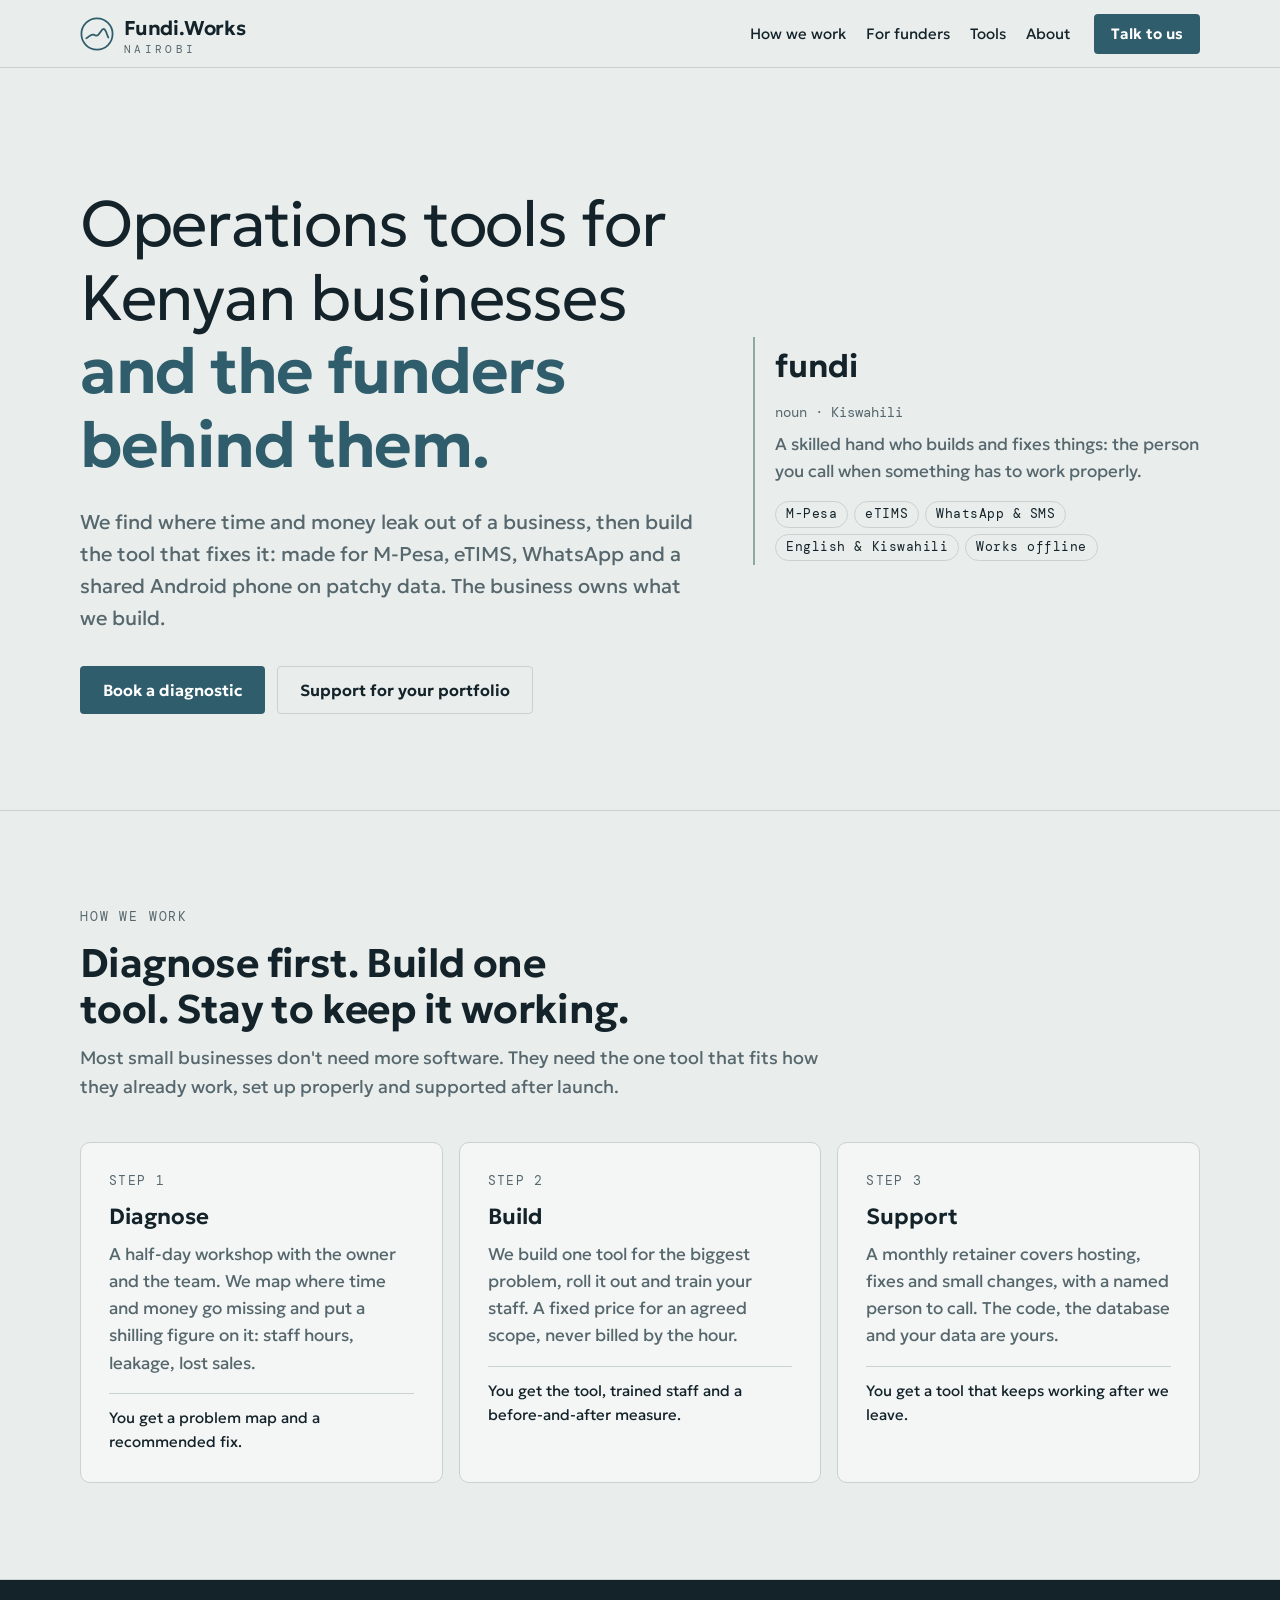
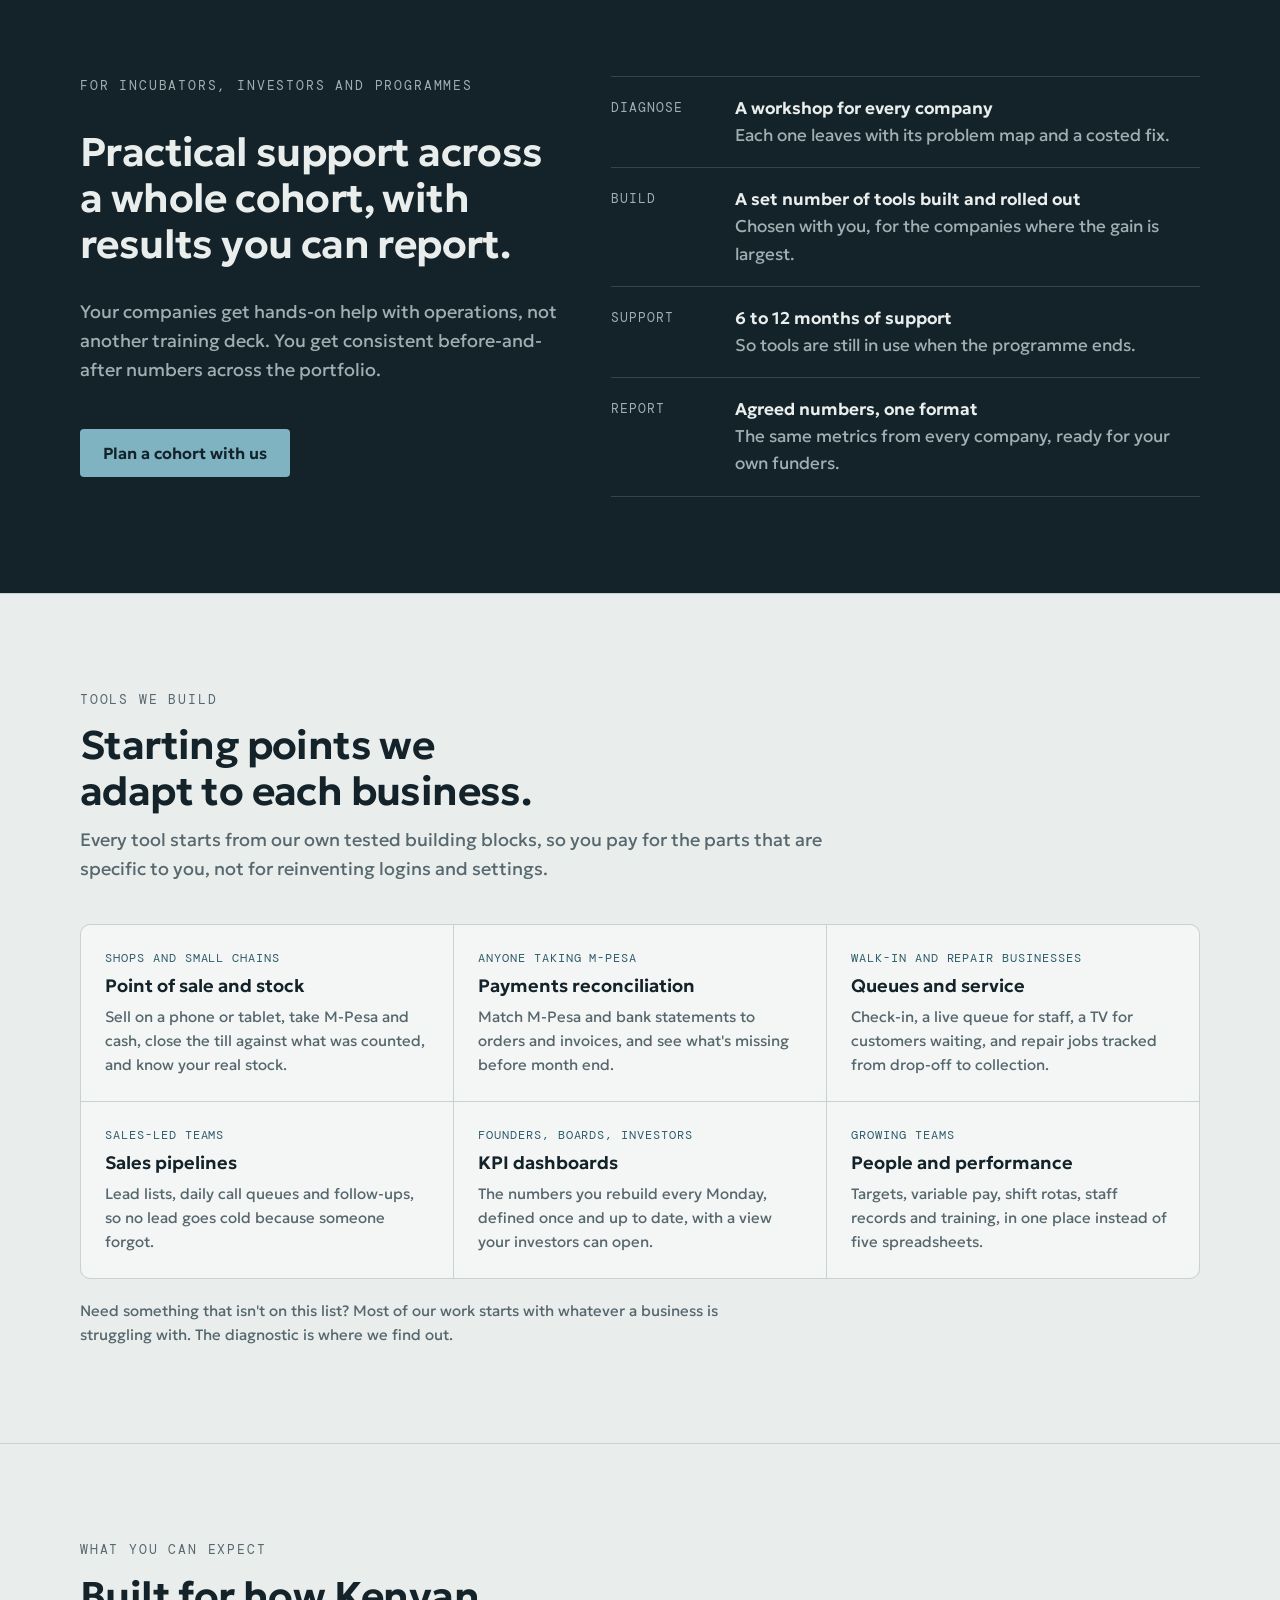
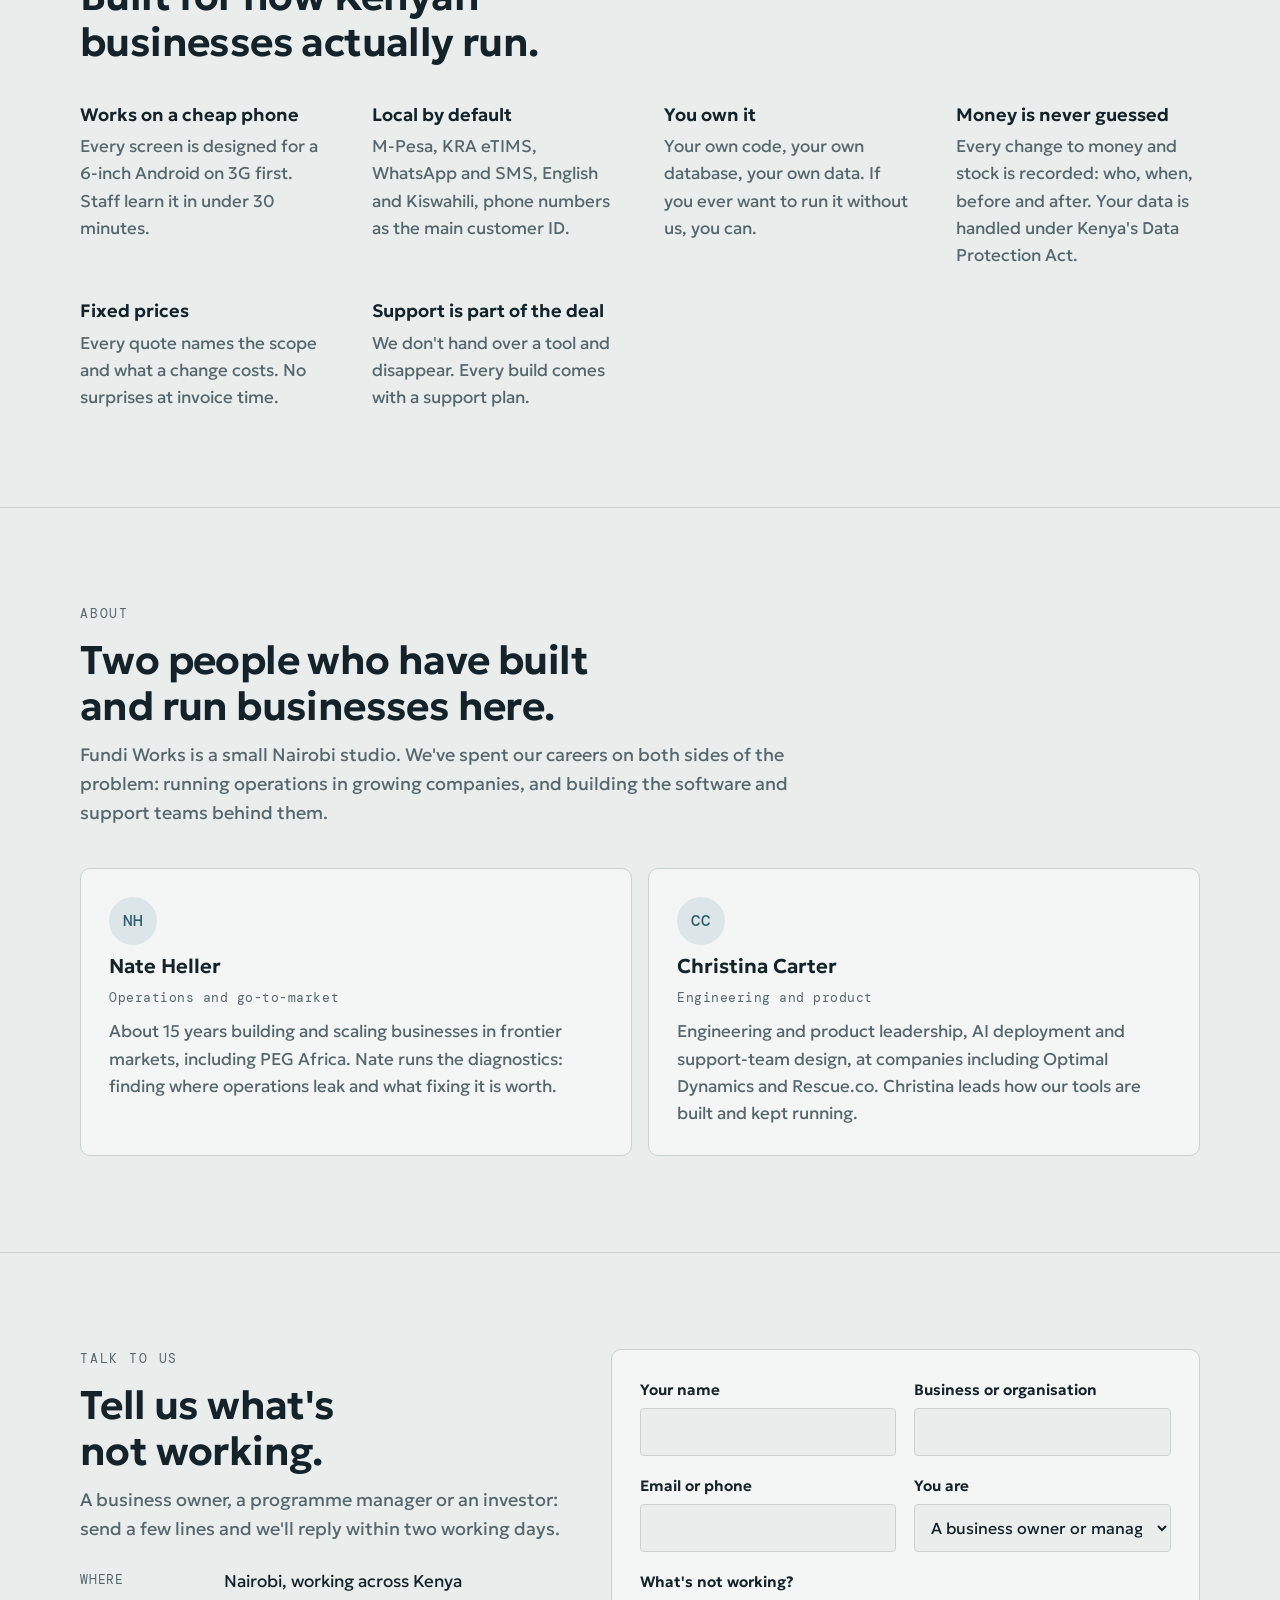
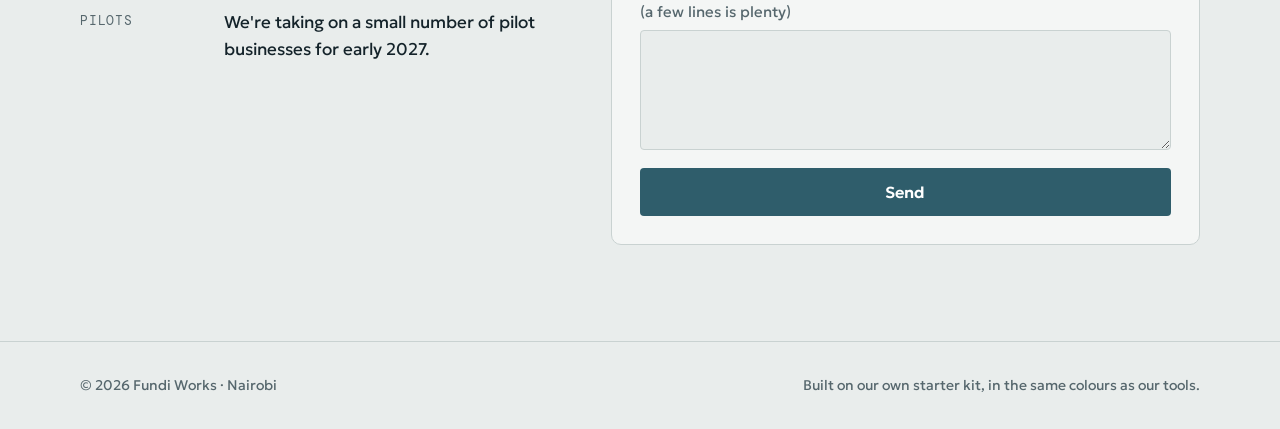
<file: index.html>
<!doctype html>
<html lang="en">
<head>
<meta charset="utf-8">
<meta name="viewport" content="width=device-width, initial-scale=1, viewport-fit=cover">
<title>Fundi Works · Operations tools for Kenyan businesses</title>
<meta name="description" content="Fundi Works finds where time and money leak in a business's operations, then builds the tool that fixes it. Built for M-Pesa, eTIMS, WhatsApp and a cheap Android phone. Nairobi.">
<!-- DRAFT: remove this line on launch so search engines can index the site -->
<meta name="robots" content="noindex, nofollow">
<meta property="og:title" content="Fundi Works">
<meta property="og:description" content="Operations tools for Kenyan businesses and the funders behind them.">
<meta name="theme-color" content="#2f5d6b">
<link rel="icon" href="favicon.svg" type="image/svg+xml">
<link rel="preload" href="fonts/geologica-latin-300-600.woff2" as="font" type="font/woff2" crossorigin>
<link rel="stylesheet" href="styles.css">
</head>
<body>

<header class="site-head gutter">
  <div class="inner">
    <a class="logo" href="#top" aria-label="Fundi Works, home">
      <svg viewBox="0 0 48 48" fill="none" stroke="currentColor" stroke-width="2.5" stroke-linecap="round" aria-hidden="true"><circle cx="24" cy="24" r="22"/><path d="M9 30c4-2 6-6 10-5s4 3 7 0 5-9 8-8 4 9 6 12"/></svg>
      <span><b>Fundi.Works</b><small>NAIROBI</small></span>
    </a>
    <nav class="nav" aria-label="Sections">
      <a href="#how">How we work</a>
      <a href="#funders">For funders</a>
      <a href="#tools">Tools</a>
      <a href="#about">About</a>
    </nav>
    <a class="btn primary sm" href="#contact">Talk to us</a>
  </div>
</header>

<main id="top">
  <section class="hero gutter">
    <div class="inner">
      <div>
        <h1>Operations tools for Kenyan businesses <em>and the funders behind them.</em></h1>
        <p class="lede">We find where time and money leak out of a business, then build the tool that fixes it: made for M-Pesa, eTIMS, WhatsApp and a shared Android phone on patchy data. The business owns what we build.</p>
        <div class="ctas">
          <a class="btn primary" href="#contact">Book a diagnostic</a>
          <a class="btn secondary" href="#funders">Support for your portfolio</a>
        </div>
      </div>
      <aside class="defn" aria-label="What fundi means">
        <div class="word">fundi</div>
        <div class="pos">noun · Kiswahili</div>
        <p>A skilled hand who builds and fixes things: the person you call when something has to work properly.</p>
        <div class="fit"><span>M-Pesa</span><span>eTIMS</span><span>WhatsApp &amp; SMS</span><span>English &amp; Kiswahili</span><span>Works offline</span></div>
      </aside>
    </div>
  </section>

  <section class="band gutter" id="how">
    <div class="inner">
      <div class="sec-head">
        <span class="eyebrow">How we work</span>
        <h2>Diagnose first. Build one tool. Stay to keep it working.</h2>
        <p>Most small businesses don't need more software. They need the one tool that fits how they already work, set up properly and supported after launch.</p>
      </div>
      <div class="steps">
        <div class="step">
          <span class="n">STEP 1</span>
          <h3>Diagnose</h3>
          <p>A half-day workshop with the owner and the team. We map where time and money go missing and put a shilling figure on it: staff hours, leakage, lost sales.</p>
          <p class="what">You get a problem map and a recommended fix.</p>
        </div>
        <div class="step">
          <span class="n">STEP 2</span>
          <h3>Build</h3>
          <p>We build one tool for the biggest problem, roll it out and train your staff. A fixed price for an agreed scope, never billed by the hour.</p>
          <p class="what">You get the tool, trained staff and a before-and-after measure.</p>
        </div>
        <div class="step">
          <span class="n">STEP 3</span>
          <h3>Support</h3>
          <p>A monthly retainer covers hosting, fixes and small changes, with a named person to call. The code, the database and your data are yours.</p>
          <p class="what">You get a tool that keeps working after we leave.</p>
        </div>
      </div>
    </div>
  </section>

  <section class="band night gutter" id="funders">
    <div class="inner split">
      <div class="sec-head" style="margin-bottom:0">
        <span class="eyebrow">For incubators, investors and programmes</span>
        <h2>Practical support across a whole cohort, with results you can report.</h2>
        <p>Your companies get hands-on help with operations, not another training deck. You get consistent before-and-after numbers across the portfolio.</p>
        <p style="margin-top:12px"><a class="btn primary" href="#contact">Plan a cohort with us</a></p>
      </div>
      <ul>
        <li><span class="k">Diagnose</span><span><b>A workshop for every company</b><span class="d">Each one leaves with its problem map and a costed fix.</span></span></li>
        <li><span class="k">Build</span><span><b>A set number of tools built and rolled out</b><span class="d">Chosen with you, for the companies where the gain is largest.</span></span></li>
        <li><span class="k">Support</span><span><b>6 to 12 months of support</b><span class="d">So tools are still in use when the programme ends.</span></span></li>
        <li><span class="k">Report</span><span><b>Agreed numbers, one format</b><span class="d">The same metrics from every company, ready for your own funders.</span></span></li>
      </ul>
    </div>
  </section>

  <section class="band gutter" id="tools">
    <div class="inner">
      <div class="sec-head">
        <span class="eyebrow">Tools we build</span>
        <h2>Starting points we adapt to each business.</h2>
        <p>Every tool starts from our own tested building blocks, so you pay for the parts that are specific to you, not for reinventing logins and settings.</p>
      </div>
      <div class="tools">
        <div class="tool"><span class="for">Shops and small chains</span><h3>Point of sale and stock</h3><p>Sell on a phone or tablet, take M-Pesa and cash, close the till against what was counted, and know your real stock.</p></div>
        <div class="tool"><span class="for">Anyone taking M-Pesa</span><h3>Payments reconciliation</h3><p>Match M-Pesa and bank statements to orders and invoices, and see what's missing before month end.</p></div>
        <div class="tool"><span class="for">Walk-in and repair businesses</span><h3>Queues and service</h3><p>Check-in, a live queue for staff, a TV for customers waiting, and repair jobs tracked from drop-off to collection.</p></div>
        <div class="tool"><span class="for">Sales-led teams</span><h3>Sales pipelines</h3><p>Lead lists, daily call queues and follow-ups, so no lead goes cold because someone forgot.</p></div>
        <div class="tool"><span class="for">Founders, boards, investors</span><h3>KPI dashboards</h3><p>The numbers you rebuild every Monday, defined once and up to date, with a view your investors can open.</p></div>
        <div class="tool"><span class="for">Growing teams</span><h3>People and performance</h3><p>Targets, variable pay, shift rotas, staff records and training, in one place instead of five spreadsheets.</p></div>
      </div>
      <p class="note">Need something that isn't on this list? Most of our work starts with whatever a business is struggling with. The diagnostic is where we find out.</p>
    </div>
  </section>

  <section class="band gutter">
    <div class="inner">
      <div class="sec-head"><span class="eyebrow">What you can expect</span><h2>Built for how Kenyan businesses actually run.</h2></div>
      <div class="principles">
        <div><h3>Works on a cheap phone</h3><p>Every screen is designed for a 6-inch Android on 3G first. Staff learn it in under 30 minutes.</p></div>
        <div><h3>Local by default</h3><p>M-Pesa, KRA eTIMS, WhatsApp and SMS, English and Kiswahili, phone numbers as the main customer ID.</p></div>
        <div><h3>You own it</h3><p>Your own code, your own database, your own data. If you ever want to run it without us, you can.</p></div>
        <div><h3>Money is never guessed</h3><p>Every change to money and stock is recorded: who, when, before and after. Your data is handled under Kenya's Data Protection Act.</p></div>
        <div><h3>Fixed prices</h3><p>Every quote names the scope and what a change costs. No surprises at invoice time.</p></div>
        <div><h3>Support is part of the deal</h3><p>We don't hand over a tool and disappear. Every build comes with a support plan.</p></div>
      </div>
    </div>
  </section>

  <section class="band gutter" id="about">
    <div class="inner">
      <div class="sec-head"><span class="eyebrow">About</span><h2>Two people who have built and run businesses here.</h2>
        <p>Fundi Works is a small Nairobi studio. We've spent our careers on both sides of the problem: running operations in growing companies, and building the software and support teams behind them.</p></div>
      <div class="people">
        <div class="person"><span class="mono-init" aria-hidden="true">NH</span><h3>Nate Heller</h3><span class="role">Operations and go-to-market</span>
          <!-- DRAFT bio: Nate to confirm wording and which past employers to name -->
          <p>About 15 years building and scaling businesses in frontier markets, including PEG Africa. Nate runs the diagnostics: finding where operations leak and what fixing it is worth.</p></div>
        <div class="person"><span class="mono-init" aria-hidden="true">CC</span><h3>Christina Carter</h3><span class="role">Engineering and product</span>
          <!-- DRAFT bio: Christina to confirm wording -->
          <p>Engineering and product leadership, AI deployment and support-team design, at companies including Optimal Dynamics and Rescue.co. Christina leads how our tools are built and kept running.</p></div>
      </div>
    </div>
  </section>

  <section class="band gutter contact" id="contact">
    <div class="inner split">
      <div>
        <div class="sec-head" style="margin-bottom:0"><span class="eyebrow">Talk to us</span><h2>Tell us what's not working.</h2>
          <p>A business owner, a programme manager or an investor: send a few lines and we'll reply within two working days.</p></div>
        <dl class="contact-facts">
          <div><dt>Where</dt><dd>Nairobi, working across Kenya</dd></div>
          <!-- DRAFT: add a contact email on the new domain and, if wanted, a WhatsApp number -->
          <div><dt>Pilots</dt><dd>We're taking on a small number of pilot businesses for early 2027.</dd></div>
        </dl>
      </div>
      <form class="card" name="contact" method="POST" action="/thanks.html" data-netlify="true" netlify-honeypot="company-website">
        <input type="hidden" name="form-name" value="contact">
        <p class="hidden-field"><label>Leave this empty <input name="company-website" tabindex="-1" autocomplete="off"></label></p>
        <div class="row2">
          <label for="c-name">Your name<input id="c-name" name="name" required autocomplete="name"></label>
          <label for="c-org">Business or organisation<input id="c-org" name="organisation" autocomplete="organization"></label>
        </div>
        <div class="row2">
          <label for="c-contact">Email or phone<input id="c-contact" name="contact" required autocomplete="email"></label>
          <label for="c-type">You are<select id="c-type" name="type"><option>A business owner or manager</option><option>An incubator or accelerator</option><option>An investor</option><option>A programme or association</option><option>Something else</option></select></label>
        </div>
        <label for="c-msg">What's not working? <span class="opt">(a few lines is plenty)</span><textarea id="c-msg" name="message" required></textarea></label>
        <button class="btn primary" type="submit">Send</button>
      </form>
    </div>
  </section>
</main>

<footer class="site-foot gutter">
  <div class="inner">
    <span>© 2026 Fundi Works · Nairobi</span>
    <!-- DRAFT: add the legal entity line once agreed, e.g. "Fundi Works is a trading name of …" -->
    <span>Built on our own starter kit, in the same colours as our tools.</span>
  </div>
</footer>
</body>
</html>
</file>
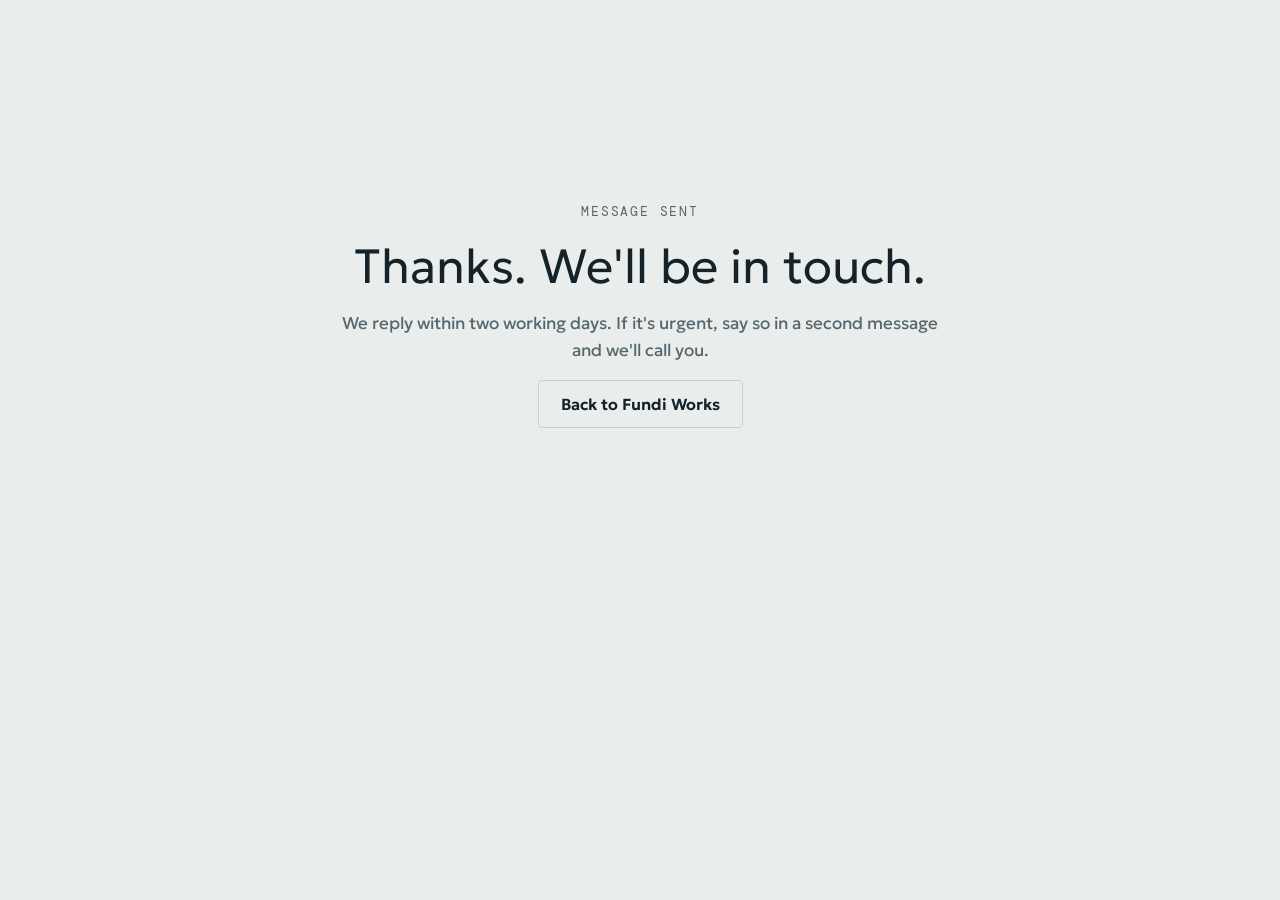
<file: thanks.html>
<!doctype html>
<html lang="en">
<head>
<meta charset="utf-8">
<meta name="viewport" content="width=device-width, initial-scale=1, viewport-fit=cover">
<title>Thanks · Fundi Works</title>
<meta name="robots" content="noindex">
<link rel="icon" href="favicon.svg" type="image/svg+xml">
<link rel="stylesheet" href="styles.css">
</head>
<body>
<main class="simple gutter"><div class="inner">
  <span class="eyebrow">Message sent</span>
  <h1>Thanks. We'll be in touch.</h1>
  <p>We reply within two working days. If it's urgent, say so in a second message and we'll call you.</p>
  <a class="btn secondary" href="/">Back to Fundi Works</a>
</div></main>
</body>
</html>
</file>
<file: styles.css>
/* Fundi Works website. Colours, fonts and sizes follow fundi-starter's blocks/ui/tokens.css. */

@font-face { font-family: "Geologica"; font-style: normal; font-weight: 300 600; font-display: swap; src: url("fonts/geologica-latin-300-600.woff2") format("woff2"); }
@font-face { font-family: "DM Mono"; font-style: normal; font-weight: 400; font-display: swap; src: url("fonts/dm-mono-latin-400.woff2") format("woff2"); }
@font-face { font-family: "DM Mono"; font-style: normal; font-weight: 500; font-display: swap; src: url("fonts/dm-mono-latin-500.woff2") format("woff2"); }

:root {
  --brand: #2f5d6b; --brand-ink: #ffffff; --brand-soft: #dce6e9; --accent: #8fa9a0;
  --bg: #e9edec; --surface: #f4f6f5; --surface-2: #dfe5e4; --border: #c9d2d1;
  --text: #14232a; --text-muted: #56676d;
  --night: #14232a; --night-ink: #e9edec; --night-muted: #9fb0b3; --night-line: #2f4650;
  --good: #2d6e4e;
  --font-body: "Geologica", system-ui, -apple-system, "Segoe UI", Roboto, "Noto Sans", sans-serif;
  --font-mono: "DM Mono", ui-monospace, "SF Mono", Menlo, Consolas, monospace;
  --radius: 4px; --radius-lg: 10px;
  --wide: 1120px; --read: 64ch;
  color-scheme: light;
}
@media (prefers-color-scheme: dark) {
  :root {
    --brand: #7fb3c2; --brand-ink: #14232a; --brand-soft: #22404a; --accent: #6f8a81;
    --bg: #14232a; --surface: #1b2d35; --surface-2: #22363f; --border: #2f4650;
    --text: #e9edec; --text-muted: #9fb0b3;
    --night: #0e1a1f; --night-line: #22363f;
    --good: #7cc4a0;
    color-scheme: dark;
  }
}

* { box-sizing: border-box; }
html { scroll-behavior: smooth; }
@media (prefers-reduced-motion: reduce) { html { scroll-behavior: auto; } }
body { margin: 0; background: var(--bg); color: var(--text); font: 400 1.0625rem/1.6 var(--font-body); -webkit-text-size-adjust: 100%; }
img, svg { max-width: 100%; }
a { color: var(--brand); text-underline-offset: 3px; }
:focus-visible { outline: 3px solid color-mix(in srgb, var(--brand) 55%, transparent); outline-offset: 2px; }
h1, h2, h3 { text-wrap: balance; line-height: 1.15; margin: 0; }
p { margin: 0; }

.gutter { padding-left: max(20px, env(safe-area-inset-left, 0px)); padding-right: max(20px, env(safe-area-inset-right, 0px)); }
.inner { max-width: var(--wide); margin: 0 auto; }
.eyebrow { font-family: var(--font-mono); font-size: 0.8125rem; letter-spacing: .14em; text-transform: uppercase; color: var(--text-muted); }

/* Header */
.site-head { position: sticky; top: 0; z-index: 10; background: color-mix(in srgb, var(--bg) 92%, transparent); backdrop-filter: blur(8px); border-bottom: 1px solid var(--border); padding-block: 12px; }
.site-head .inner { display: flex; align-items: center; gap: 24px; flex-wrap: wrap; }
.logo { display: flex; align-items: center; gap: 10px; color: var(--text); text-decoration: none; margin-right: auto; }
.logo svg { width: 34px; height: 34px; color: var(--brand); flex: none; }
.logo b { font-weight: 600; font-size: 1.25rem; letter-spacing: -0.01em; }
.logo small { display: block; font-family: var(--font-mono); font-size: 0.6875rem; letter-spacing: .3em; color: var(--text-muted); line-height: 1; }
.nav { display: flex; gap: 20px; flex-wrap: wrap; font-size: 0.9375rem; }
.nav a { color: var(--text); text-decoration: none; }
.nav a:hover { color: var(--brand); }
.btn { display: inline-flex; align-items: center; justify-content: center; min-height: 48px; padding: 0 22px; border-radius: var(--radius); font: 600 1rem var(--font-body); text-decoration: none; border: 1px solid transparent; cursor: pointer; }
.btn.primary { background: var(--brand); color: var(--brand-ink); }
.btn.secondary { background: transparent; color: var(--text); border-color: var(--border); }
.btn.sm { min-height: 40px; padding: 0 16px; font-size: 0.9375rem; }
@media (max-width: 720px) { .nav { display: none; } }

/* Hero */
.hero { padding-block: clamp(56px, 10vw, 120px) clamp(48px, 8vw, 96px); }
.hero .inner { display: grid; gap: 48px; grid-template-columns: 1fr; align-items: center; }
@media (min-width: 920px) { .hero .inner { grid-template-columns: minmax(0, 7fr) minmax(0, 5fr); } }
.hero h1 { font-weight: 300; font-size: clamp(2.25rem, 5.4vw, 4rem); letter-spacing: -0.02em; }
.hero h1 em { font-style: normal; font-weight: 600; color: var(--brand); }
.hero .lede { margin-top: 24px; font-size: clamp(1.0625rem, 1.6vw, 1.25rem); color: var(--text-muted); max-width: 56ch; }
.hero .ctas { margin-top: 32px; display: flex; gap: 12px; flex-wrap: wrap; }
.defn { border-left: 2px solid var(--accent); padding: 4px 0 4px 20px; display: grid; gap: 8px; }
.defn .word { font-size: 2rem; font-weight: 600; letter-spacing: -0.01em; }
.defn .pos { font-family: var(--font-mono); font-size: 0.875rem; color: var(--text-muted); }
.defn p { color: var(--text-muted); max-width: 38ch; }
.defn .fit { font-family: var(--font-mono); font-size: 0.8125rem; letter-spacing: .04em; color: var(--text); margin-top: 8px; display: flex; flex-wrap: wrap; gap: 6px; }
.defn .fit span { border: 1px solid var(--border); border-radius: 999px; padding: 2px 10px; }

/* Sections */
section.band { padding-block: clamp(56px, 8vw, 96px); border-top: 1px solid var(--border); }
.sec-head { display: grid; gap: 12px; margin-bottom: 40px; max-width: var(--read); }
.sec-head h2 { font-weight: 600; font-size: clamp(1.75rem, 3.4vw, 2.5rem); letter-spacing: -0.015em; }
.sec-head p { color: var(--text-muted); font-size: 1.125rem; }

.steps { display: grid; gap: 16px; grid-template-columns: repeat(auto-fit, minmax(260px, 1fr)); counter-reset: step; }
.step { background: var(--surface); border: 1px solid var(--border); border-radius: var(--radius-lg); padding: 28px; display: grid; gap: 12px; align-content: start; }
.step .n { font-family: var(--font-mono); font-size: 0.8125rem; color: var(--text-muted); letter-spacing: .1em; }
.step h3 { font-size: 1.375rem; font-weight: 600; }
.step p { color: var(--text-muted); }
.step .what { font-size: 0.9375rem; border-top: 1px solid var(--border); padding-top: 12px; margin-top: 4px; color: var(--text); }

/* Funders band, dark */
.night { background: var(--night); color: var(--night-ink); border-top: 0; }
.night .eyebrow, .night .sec-head p { color: var(--night-muted); }
.night .split { display: grid; gap: 40px; grid-template-columns: 1fr; }
@media (min-width: 920px) { .night .split { grid-template-columns: minmax(0, 5fr) minmax(0, 6fr); } }
.night ul { list-style: none; margin: 0; padding: 0; display: grid; gap: 0; }
.night li { display: grid; grid-template-columns: 9ch 1fr; gap: 16px; padding: 18px 0; border-bottom: 1px solid var(--night-line); }
.night li:first-child { border-top: 1px solid var(--night-line); }
.night li .k { font-family: var(--font-mono); font-size: 0.8125rem; letter-spacing: .08em; text-transform: uppercase; color: var(--night-muted); padding-top: 3px; }
.night li b { font-weight: 600; display: block; }
.night li span.d { color: var(--night-muted); }
.night .btn.primary { background: #7fb3c2; color: #14232a; }
.night h2 { color: var(--night-ink); }

/* Tools */
.tools { display: grid; gap: 1px; grid-template-columns: repeat(auto-fit, minmax(280px, 1fr)); background: var(--border); border: 1px solid var(--border); border-radius: var(--radius-lg); overflow: hidden; }
.tool { background: var(--surface); padding: 24px; display: grid; gap: 8px; align-content: start; }
.tool h3 { font-size: 1.125rem; font-weight: 600; }
.tool p { color: var(--text-muted); font-size: 0.9375rem; }
.tool .for { font-family: var(--font-mono); font-size: 0.75rem; letter-spacing: .08em; text-transform: uppercase; color: var(--brand); }
.note { margin-top: 20px; color: var(--text-muted); font-size: 0.9375rem; max-width: var(--read); }

/* Principles */
.principles { display: grid; gap: 32px 48px; grid-template-columns: repeat(auto-fit, minmax(240px, 1fr)); }
.principles div { display: grid; gap: 8px; align-content: start; }
.principles h3 { font-size: 1.125rem; font-weight: 600; }
.principles p { color: var(--text-muted); }

/* People */
.people { display: grid; gap: 16px; grid-template-columns: repeat(auto-fit, minmax(280px, 1fr)); }
.person { background: var(--surface); border: 1px solid var(--border); border-radius: var(--radius-lg); padding: 28px; display: grid; gap: 10px; align-content: start; }
.person .mono-init { width: 48px; height: 48px; border-radius: 50%; display: grid; place-items: center; background: var(--brand-soft); color: var(--brand); font: 500 1rem var(--font-mono); }
.person h3 { font-size: 1.25rem; font-weight: 600; }
.person .role { font-family: var(--font-mono); font-size: 0.8125rem; color: var(--text-muted); letter-spacing: .04em; }
.person p { color: var(--text-muted); }

/* Contact */
.contact .split { display: grid; gap: 40px; grid-template-columns: 1fr; }
@media (min-width: 920px) { .contact .split { grid-template-columns: minmax(0, 5fr) minmax(0, 6fr); } }
form.card { background: var(--surface); border: 1px solid var(--border); border-radius: var(--radius-lg); padding: 28px; display: grid; gap: 18px; }
form label { display: grid; gap: 6px; font-weight: 600; font-size: 0.9375rem; }
form .opt { font-weight: 400; color: var(--text-muted); }
form input, form select, form textarea { font: 400 1rem var(--font-body); color: var(--text); background: var(--bg); border: 1px solid var(--border); border-radius: var(--radius); min-height: 48px; padding: 10px 12px; width: 100%; }
form textarea { min-height: 120px; resize: vertical; }
form .row2 { display: grid; gap: 18px; grid-template-columns: repeat(auto-fit, minmax(200px, 1fr)); }
.hidden-field { position: absolute; left: -9999px; }
.contact-facts { display: grid; gap: 14px; margin-top: 24px; }
.contact-facts div { display: grid; grid-template-columns: 11ch 1fr; gap: 12px; }
.contact-facts dt { font-family: var(--font-mono); font-size: 0.8125rem; color: var(--text-muted); letter-spacing: .06em; text-transform: uppercase; padding-top: 2px; }
.contact-facts dd { margin: 0; }

/* Footer */
.site-foot { border-top: 1px solid var(--border); padding-block: 32px; color: var(--text-muted); font-size: 0.875rem; }
.site-foot .inner { display: flex; gap: 16px 32px; flex-wrap: wrap; justify-content: space-between; }

/* Simple pages (thanks, 404) */
.simple { min-height: 70vh; display: grid; place-items: center; text-align: center; padding-block: 64px; }
.simple .inner { display: grid; gap: 16px; justify-items: center; max-width: 52ch; }
.simple h1 { font-weight: 300; font-size: clamp(2rem, 5vw, 3rem); }
.simple p { color: var(--text-muted); }
</file>
